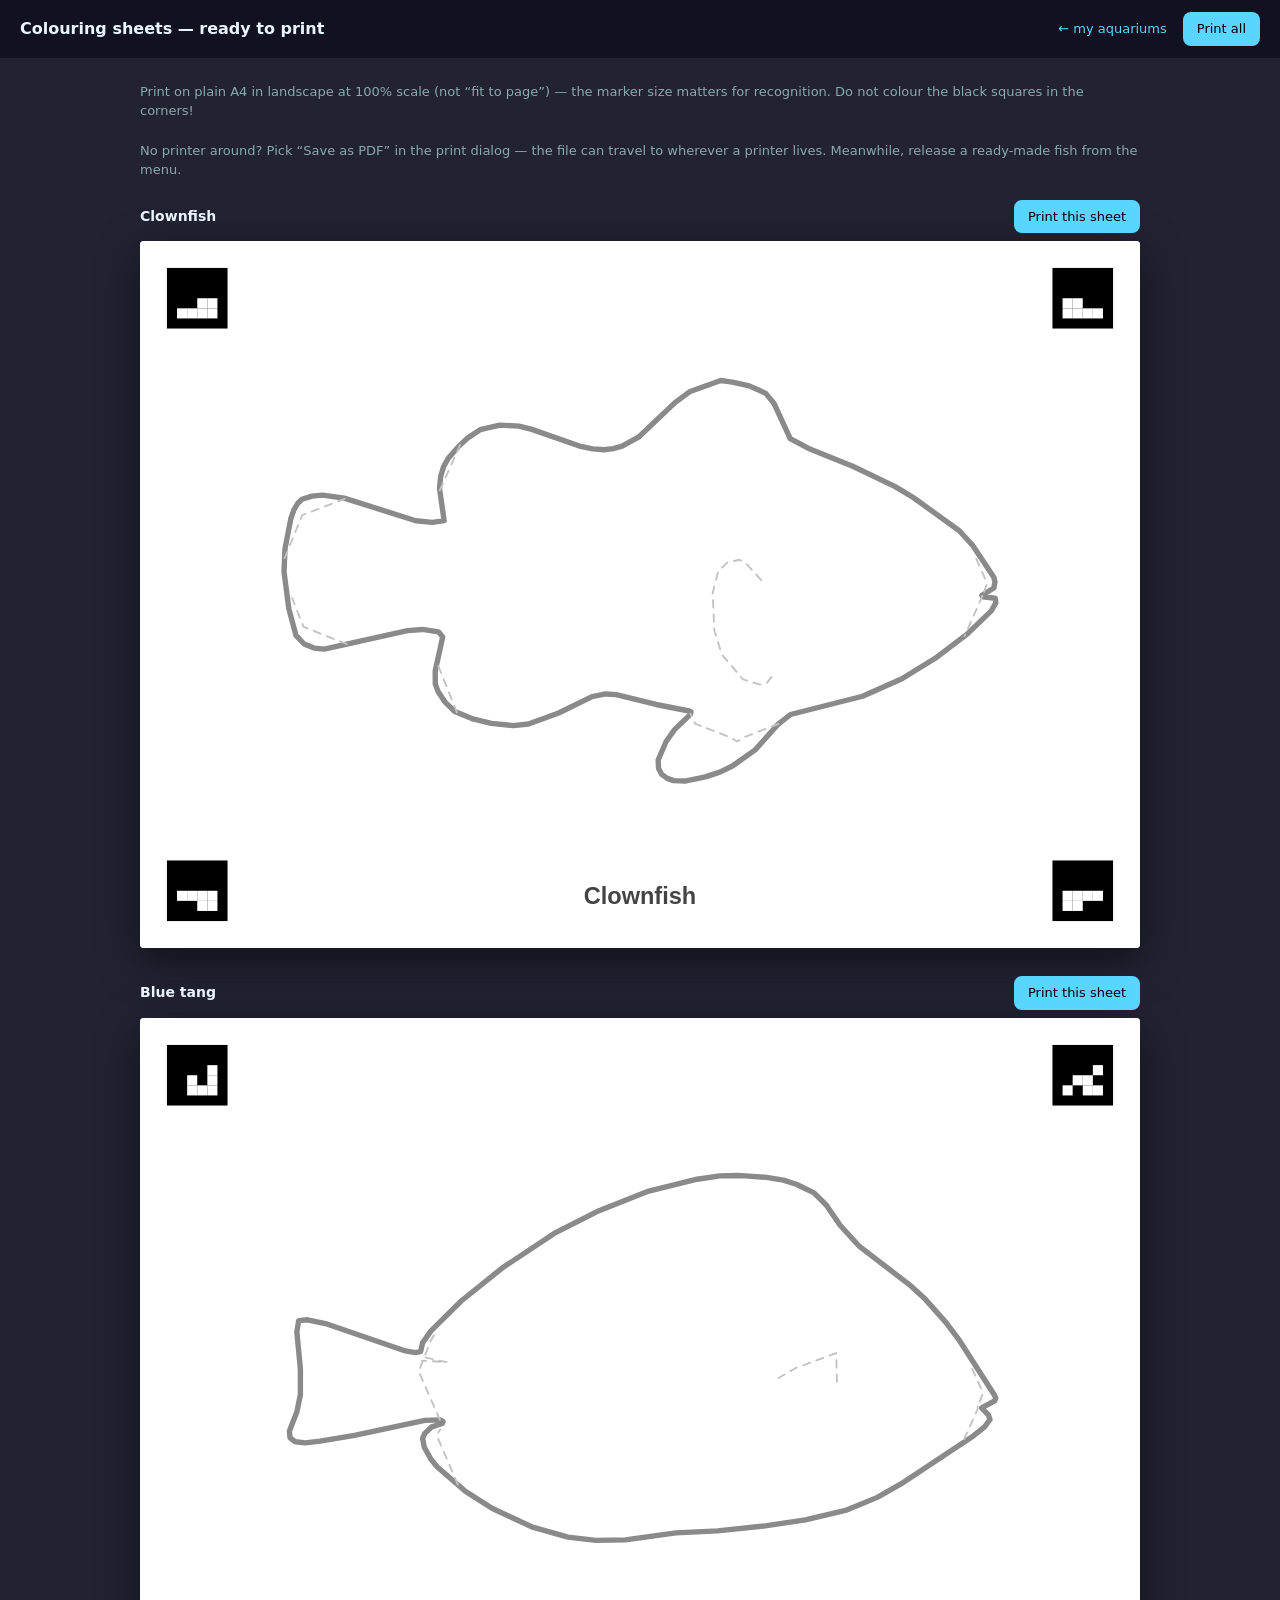
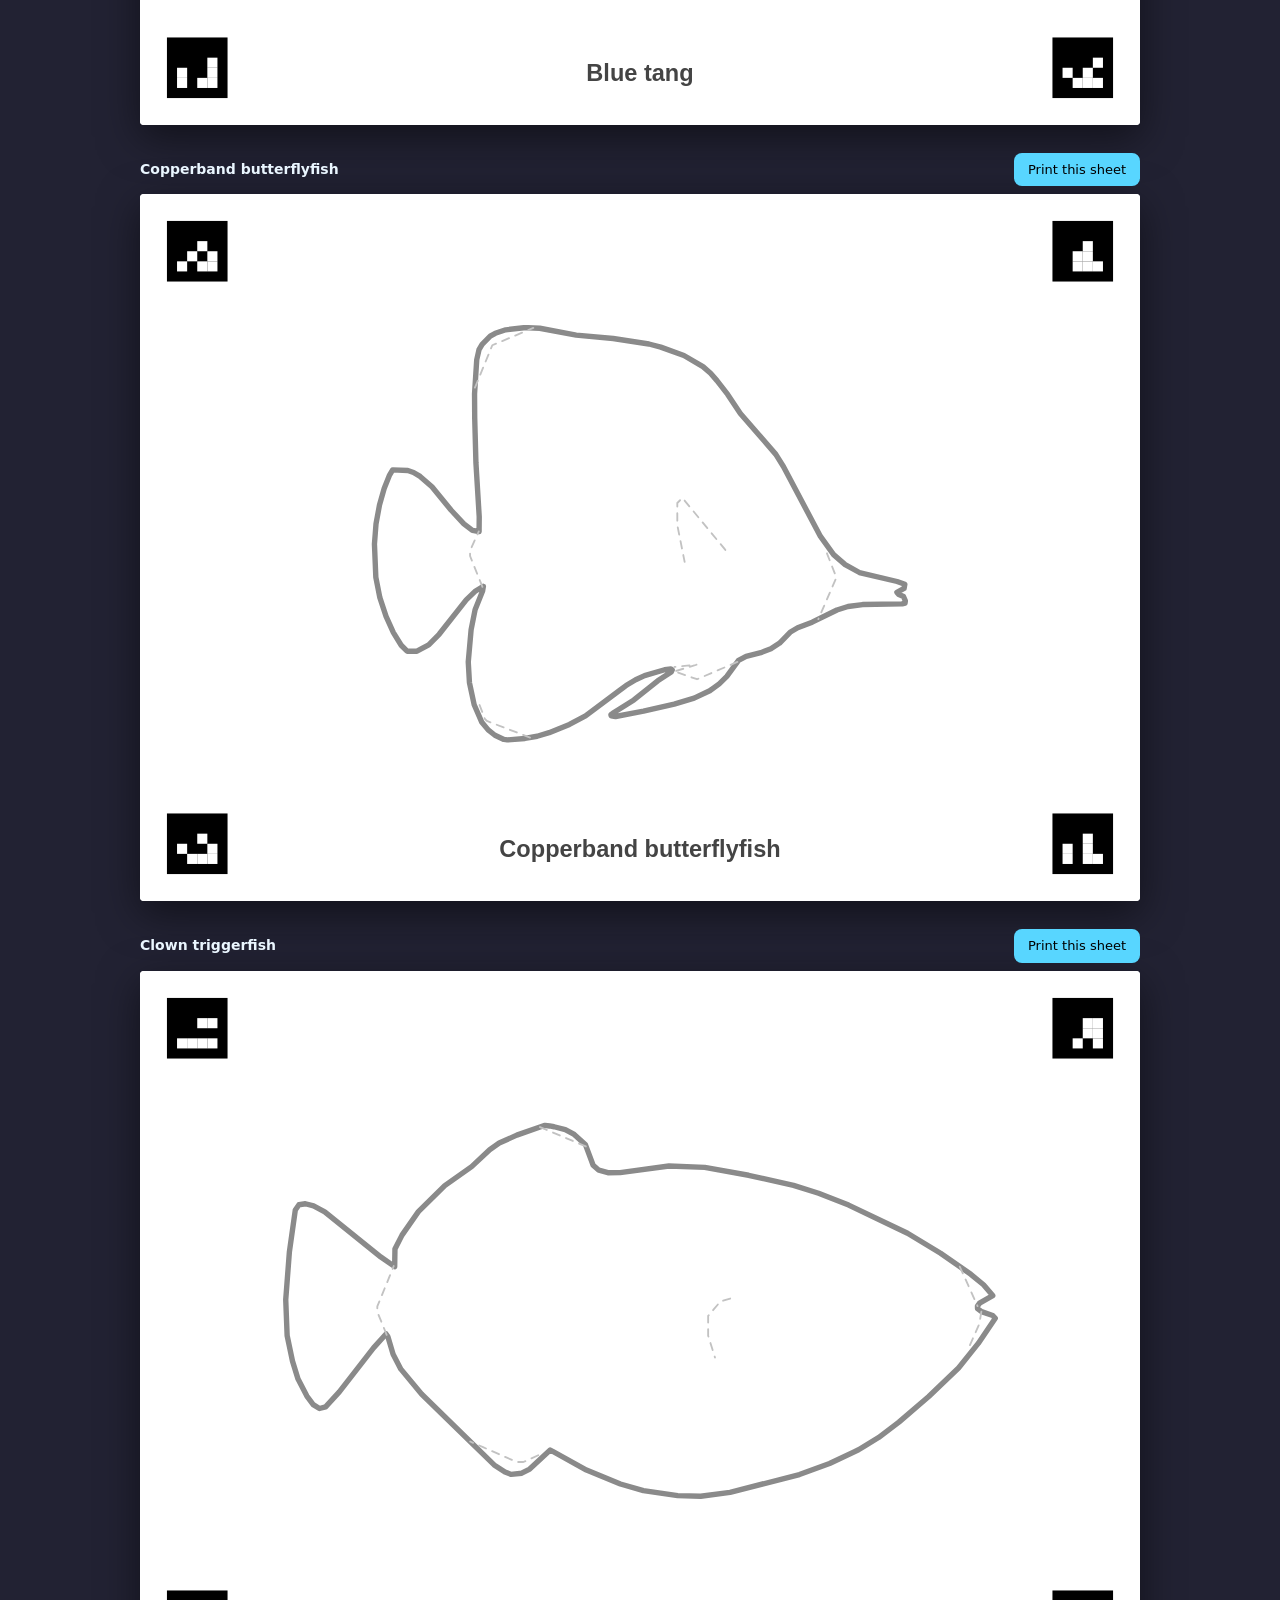
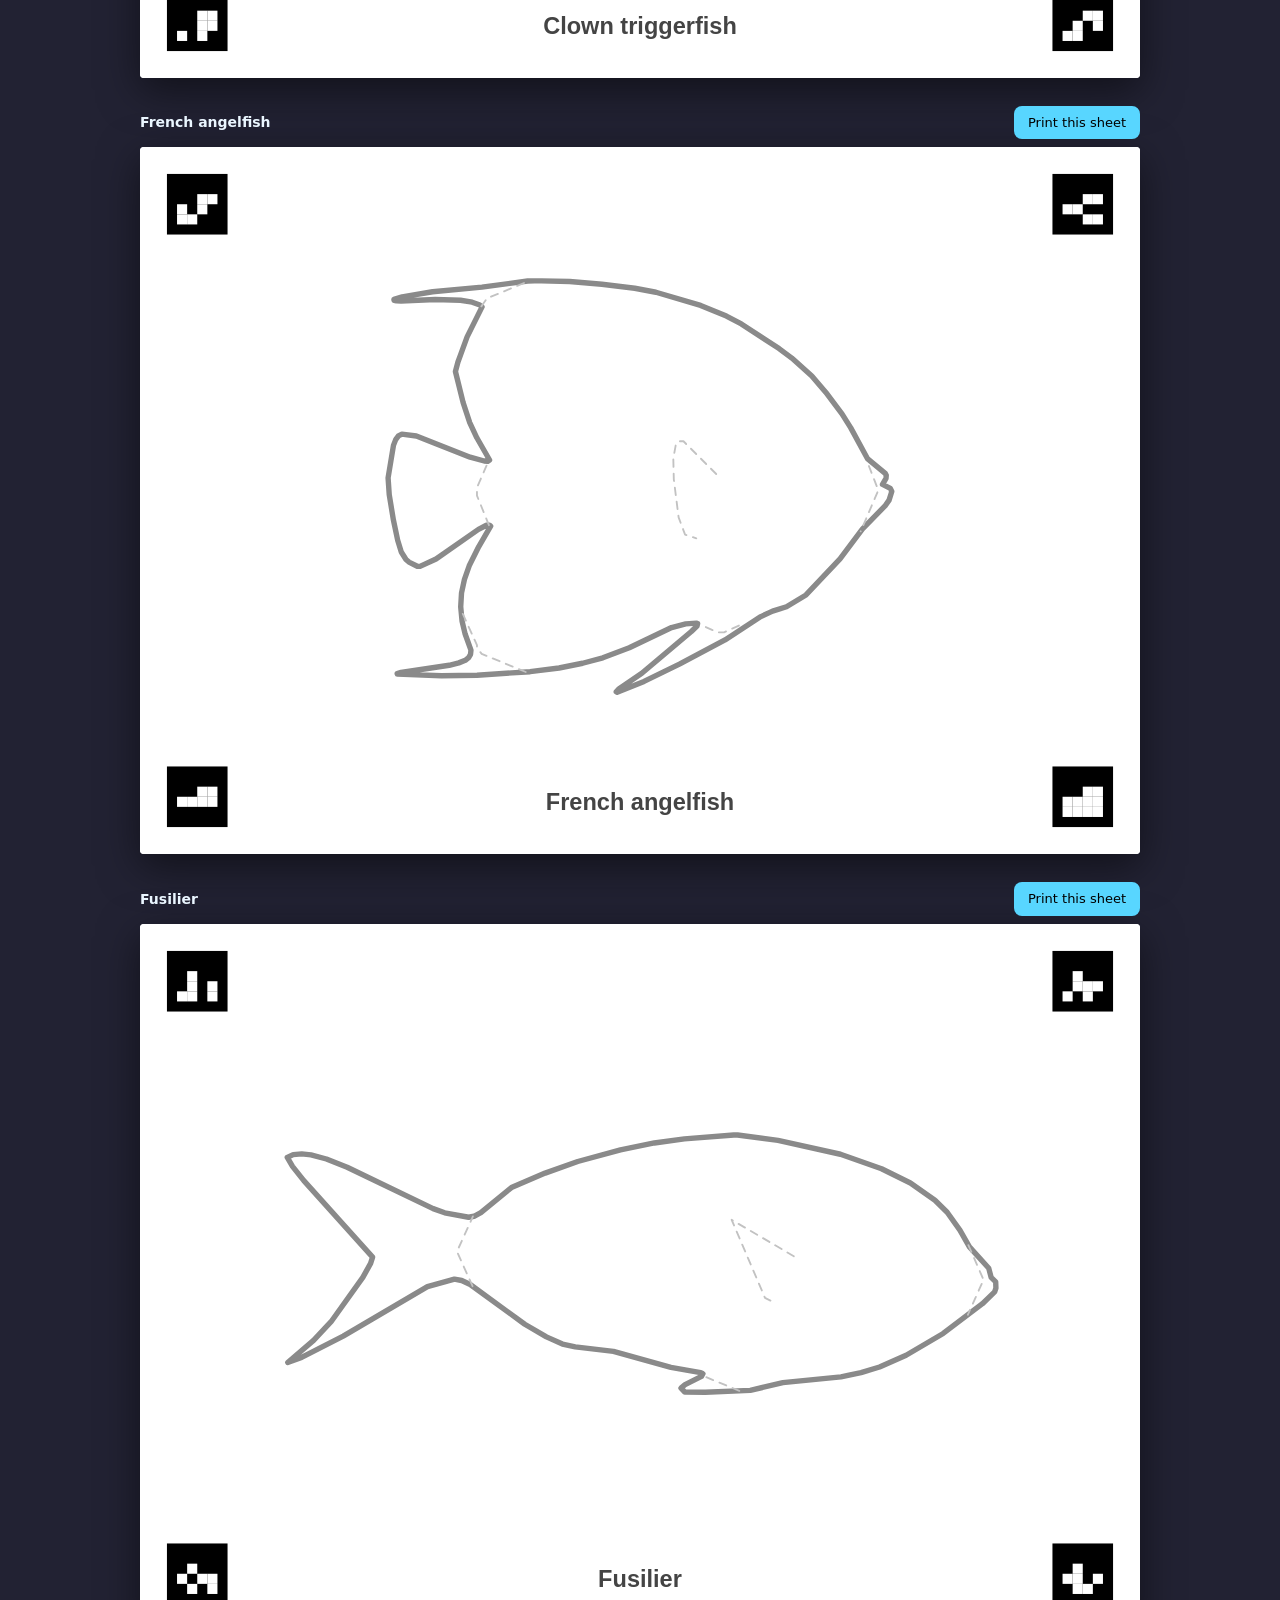
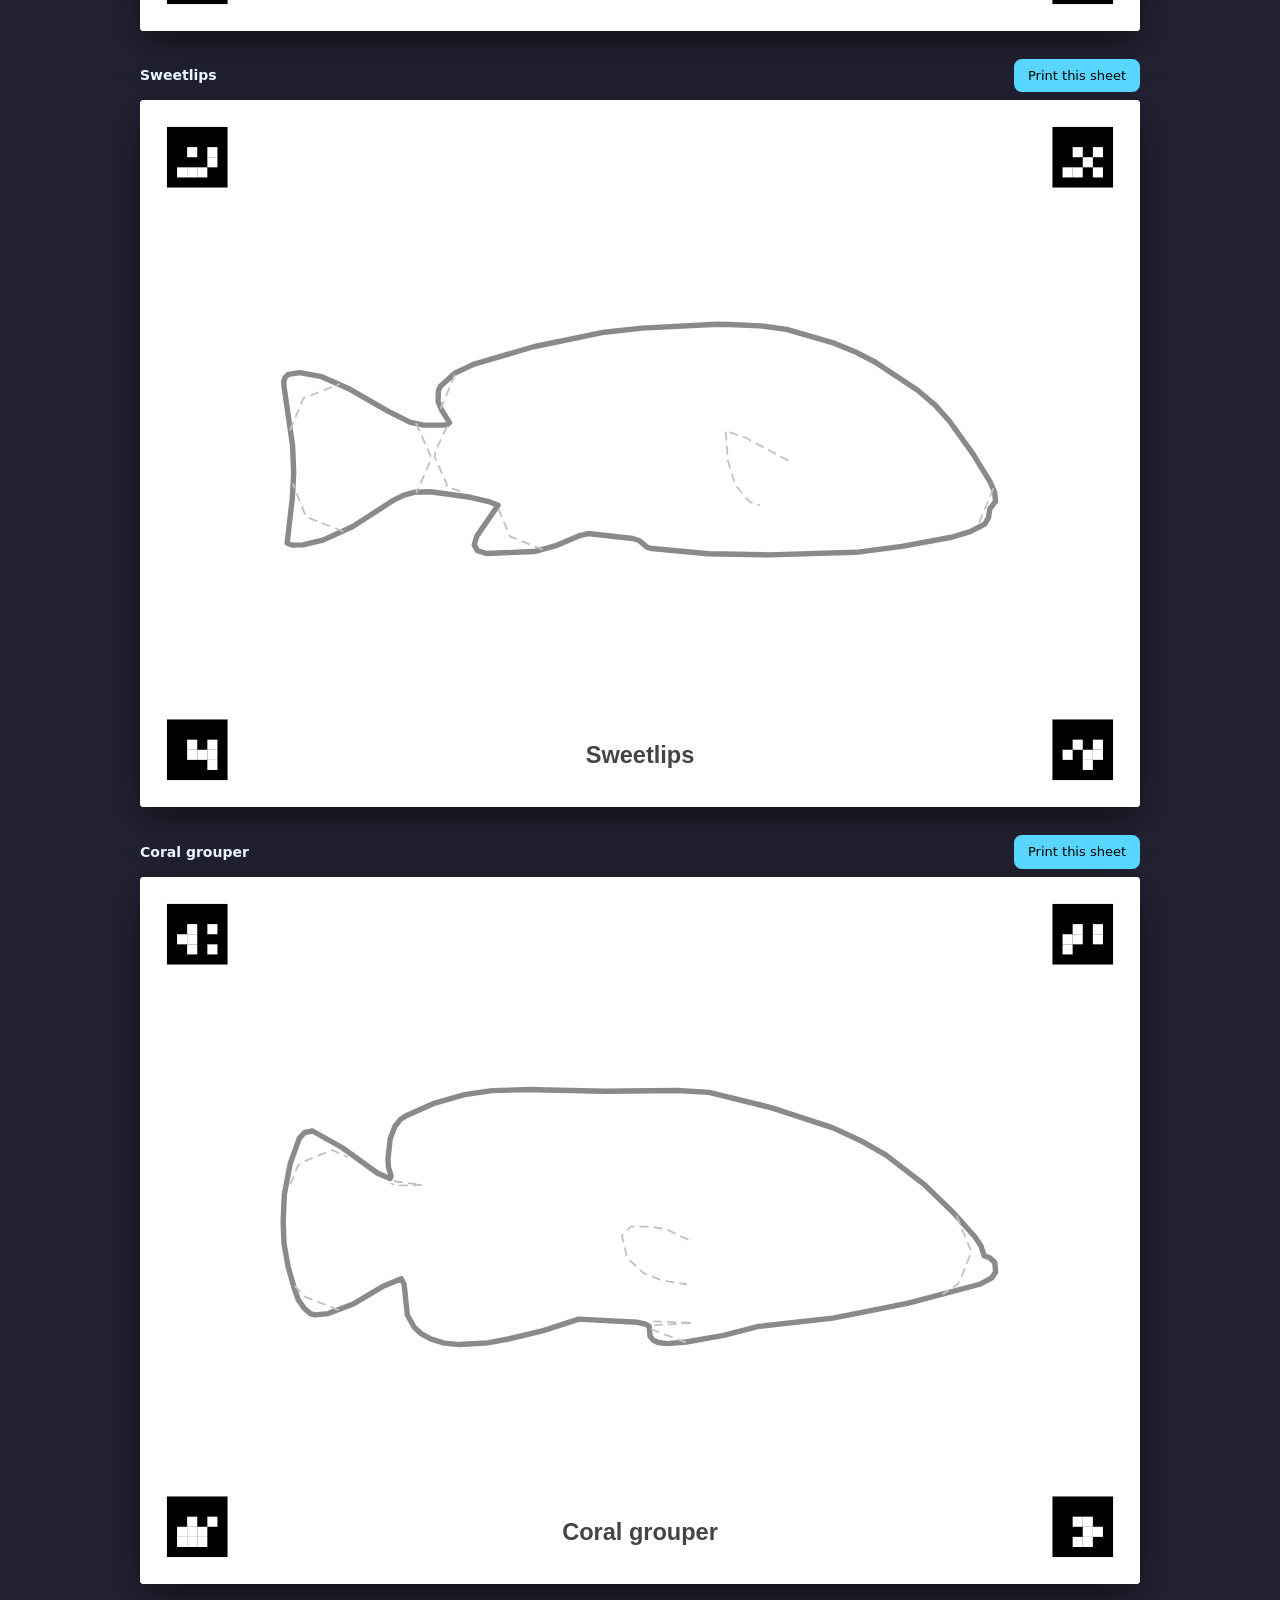
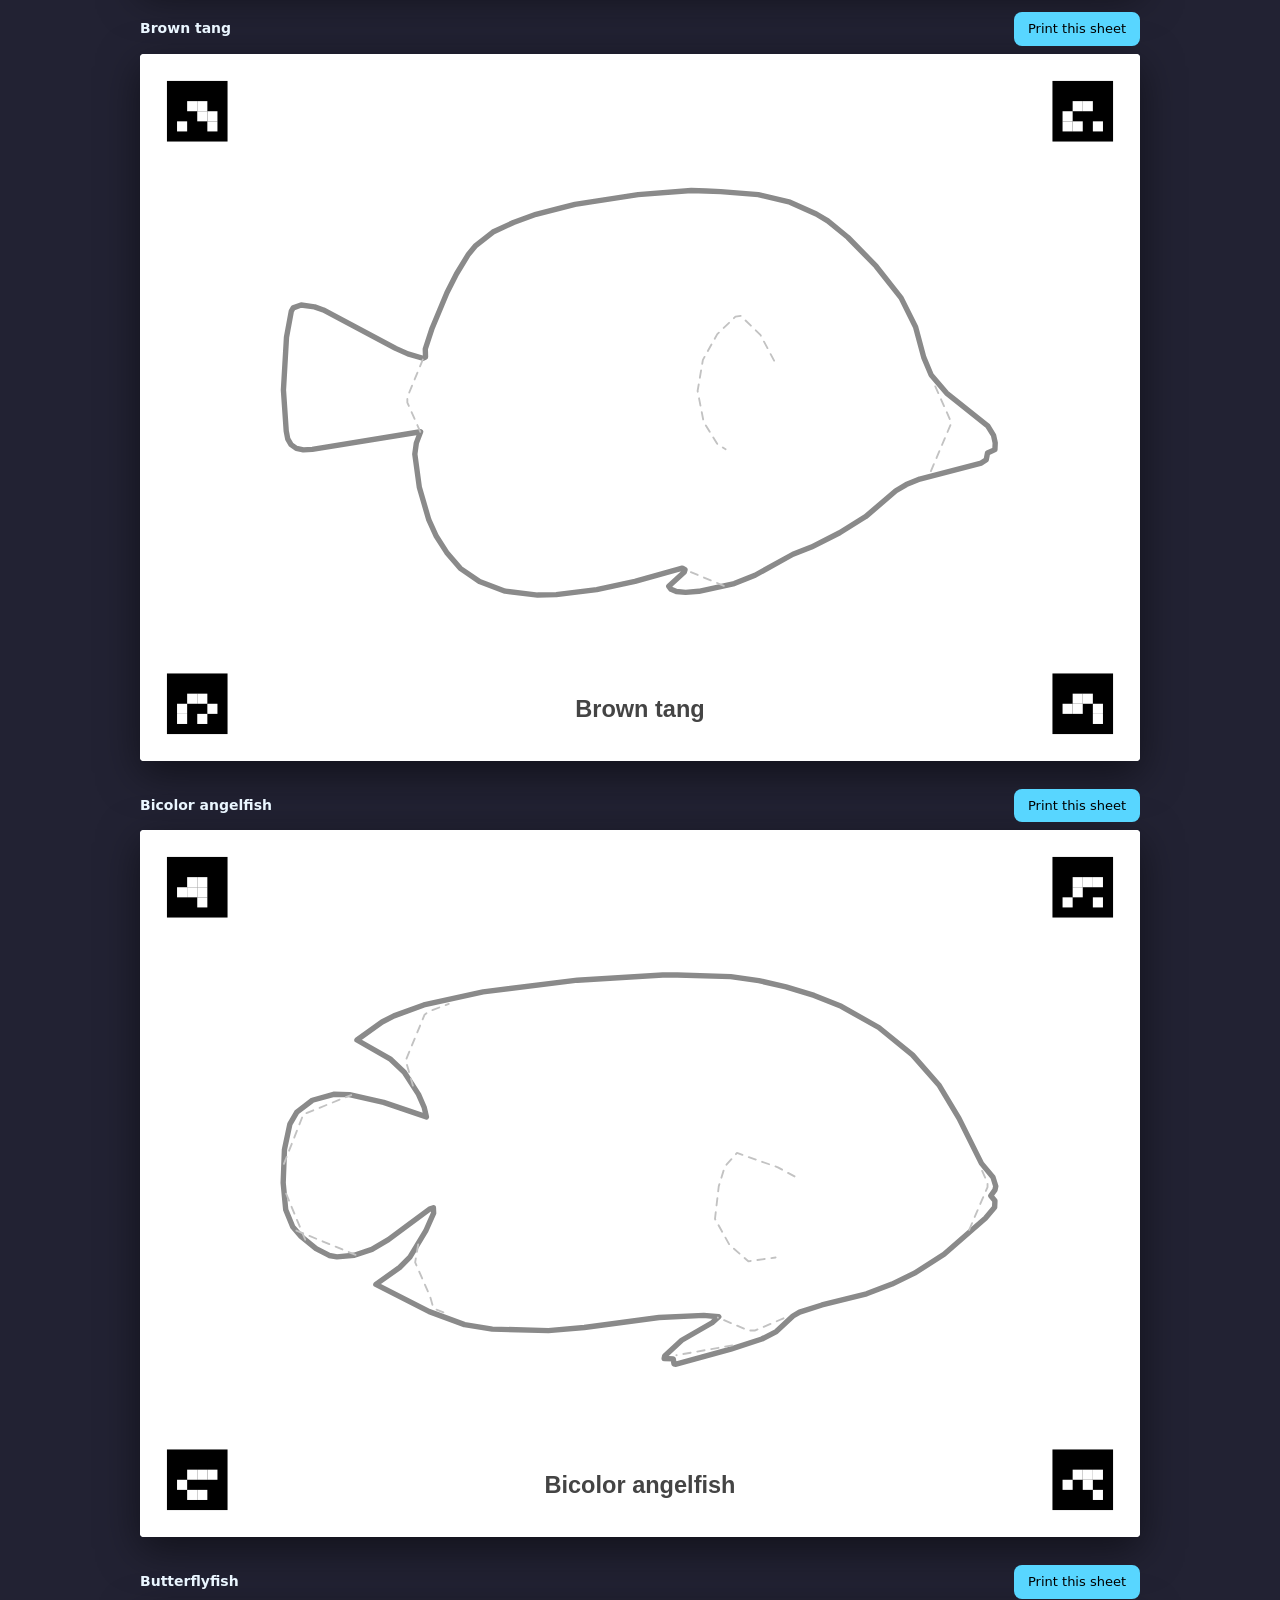
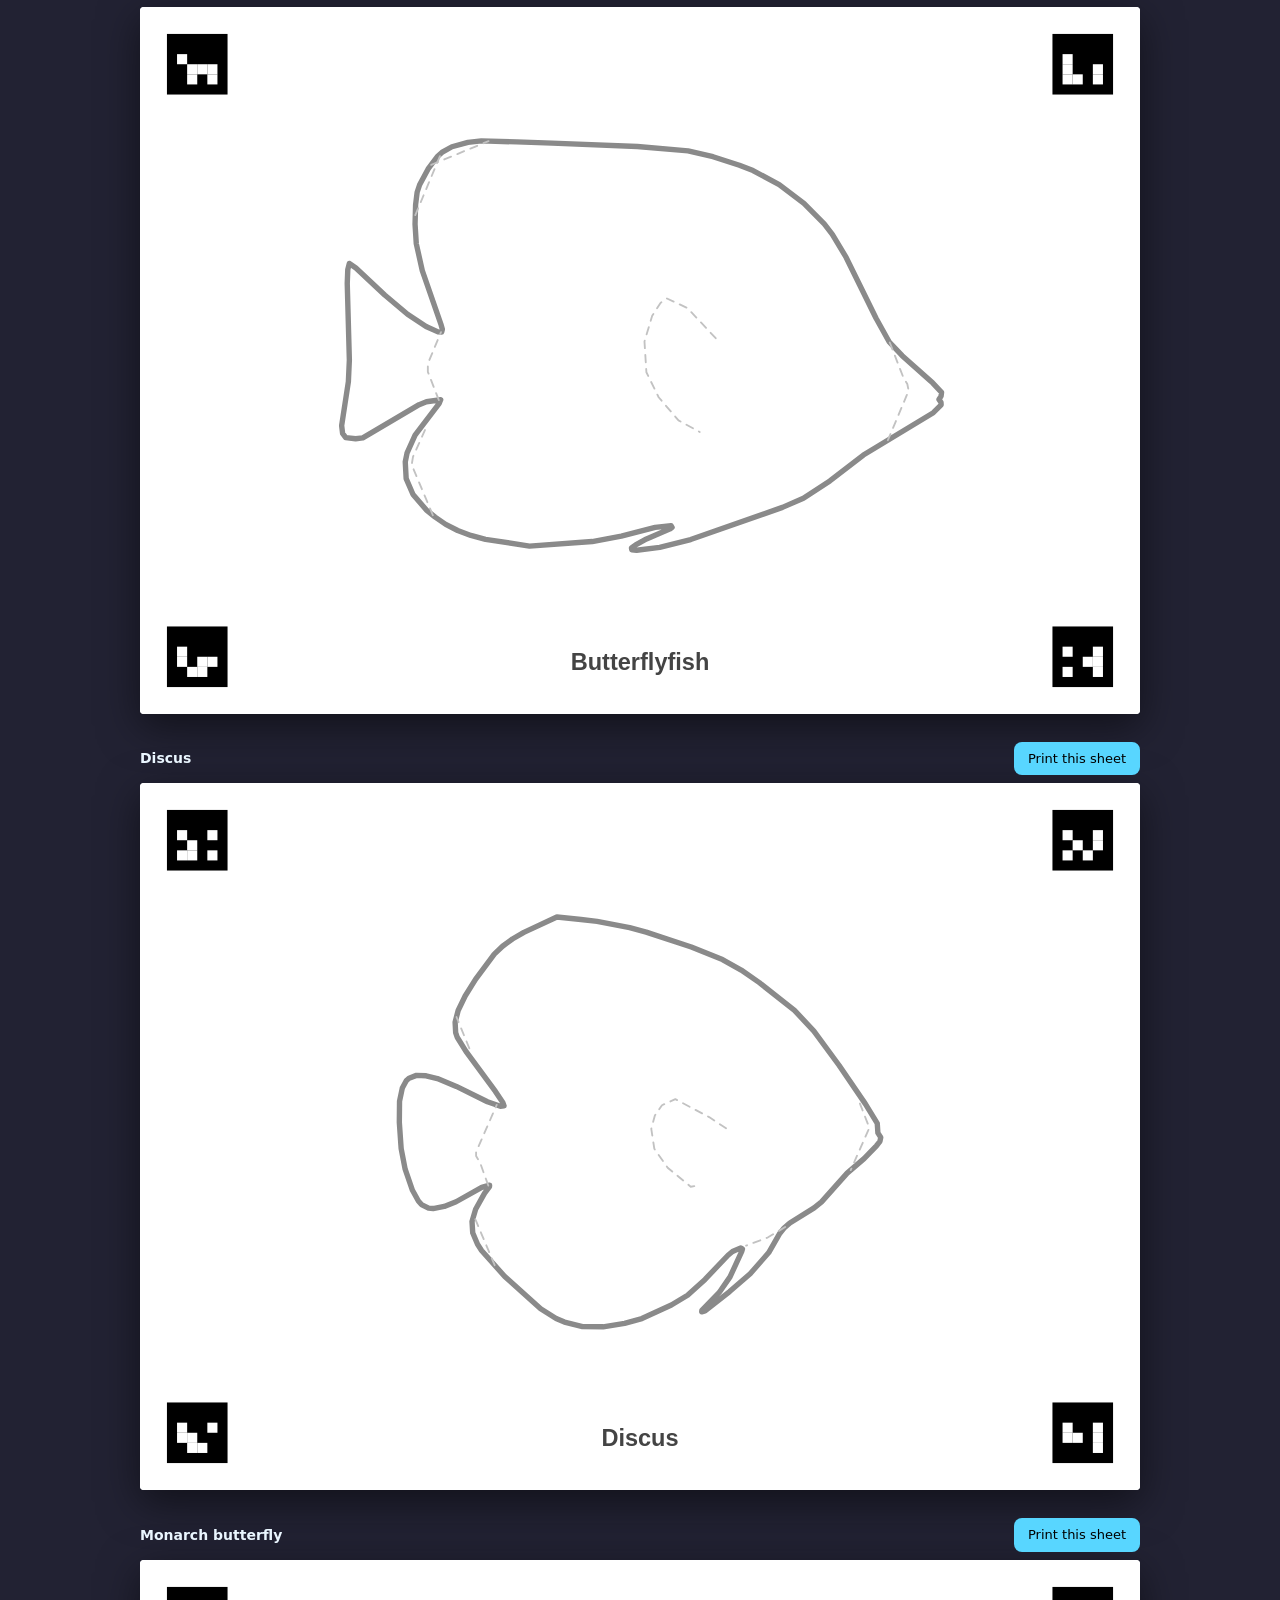
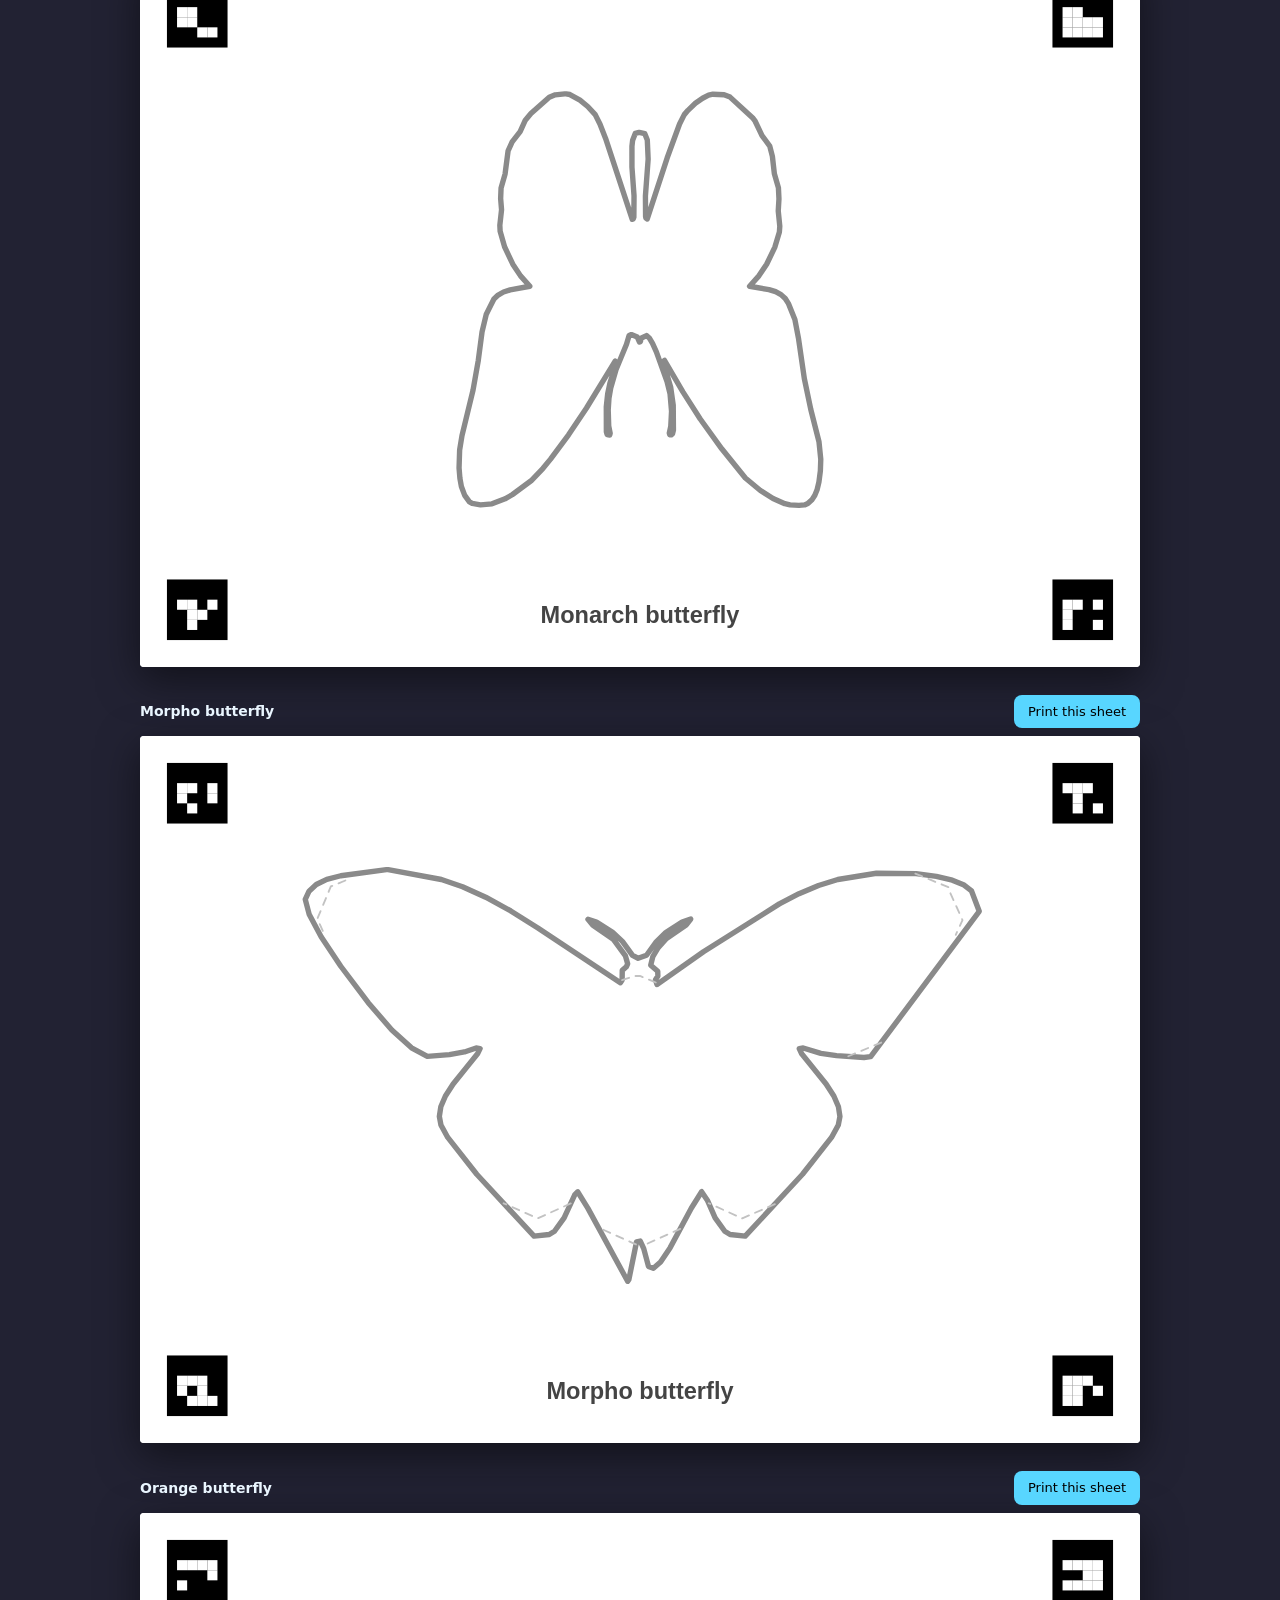
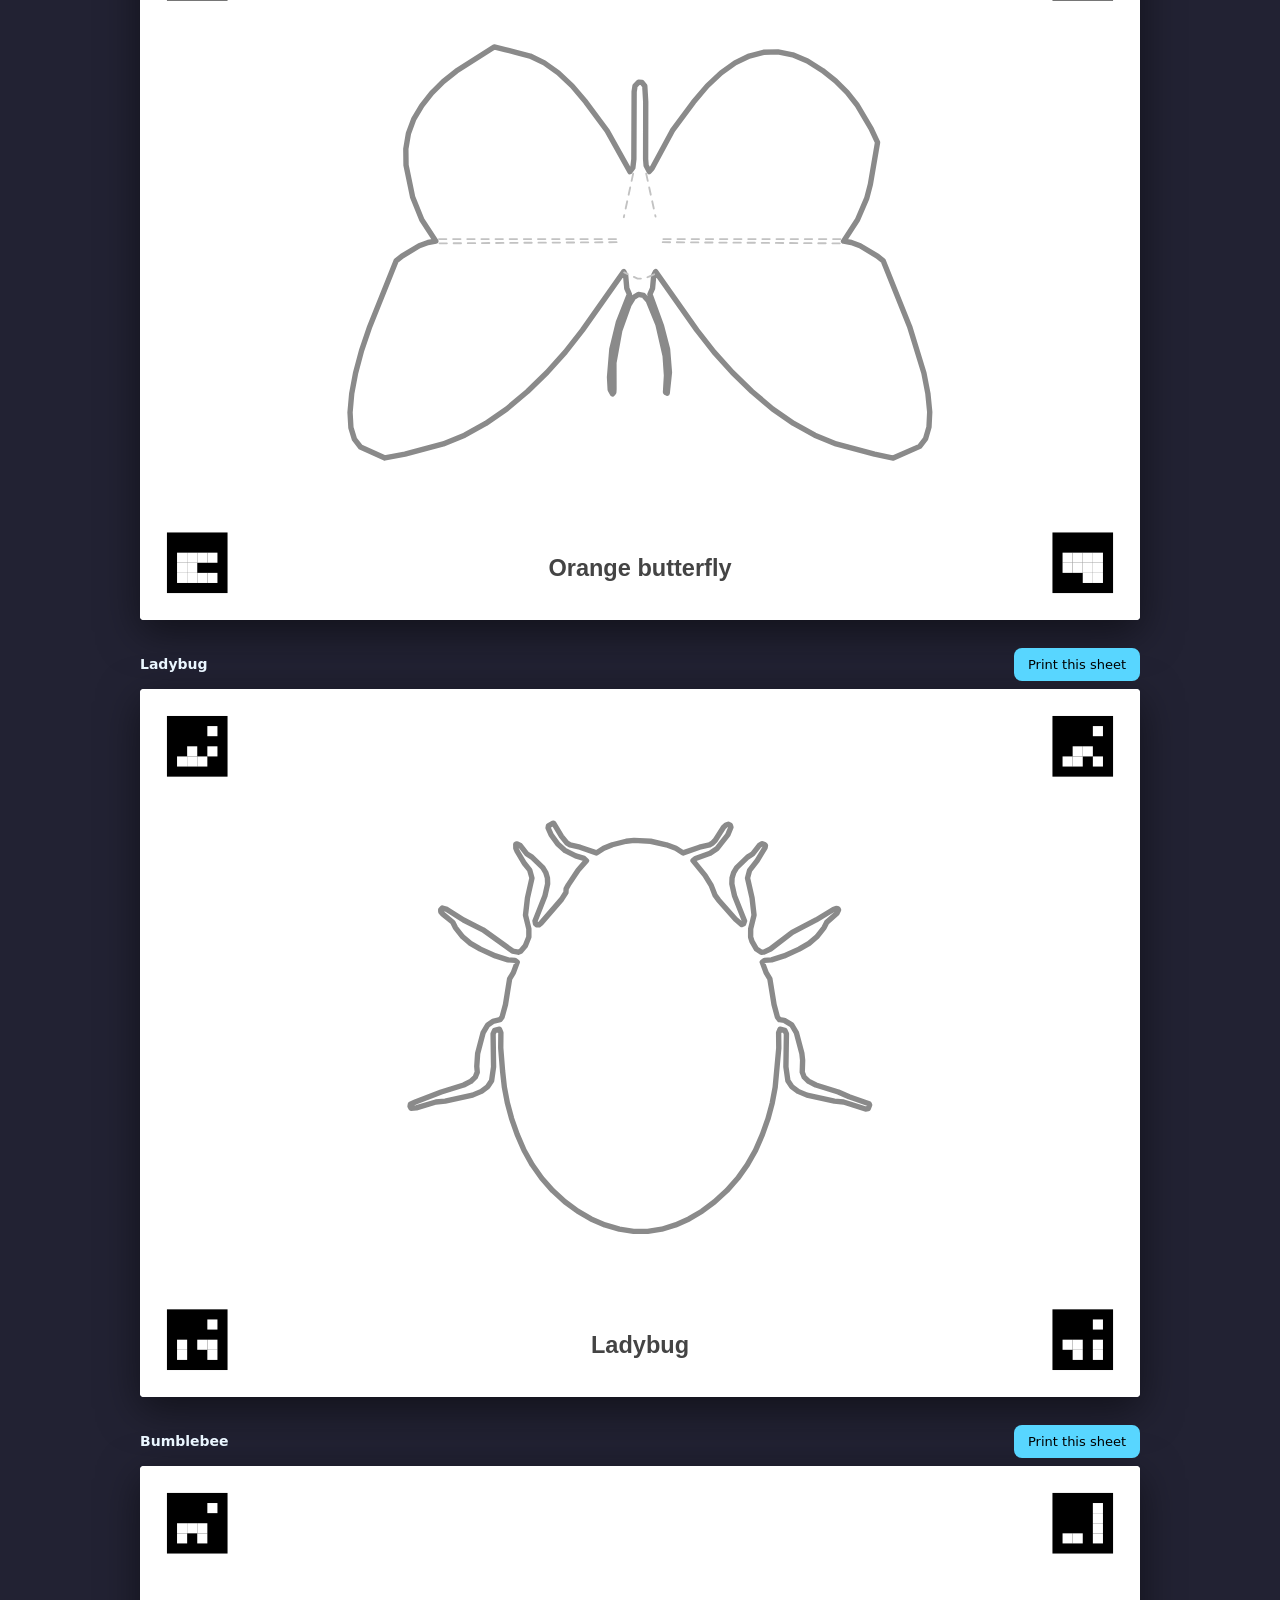
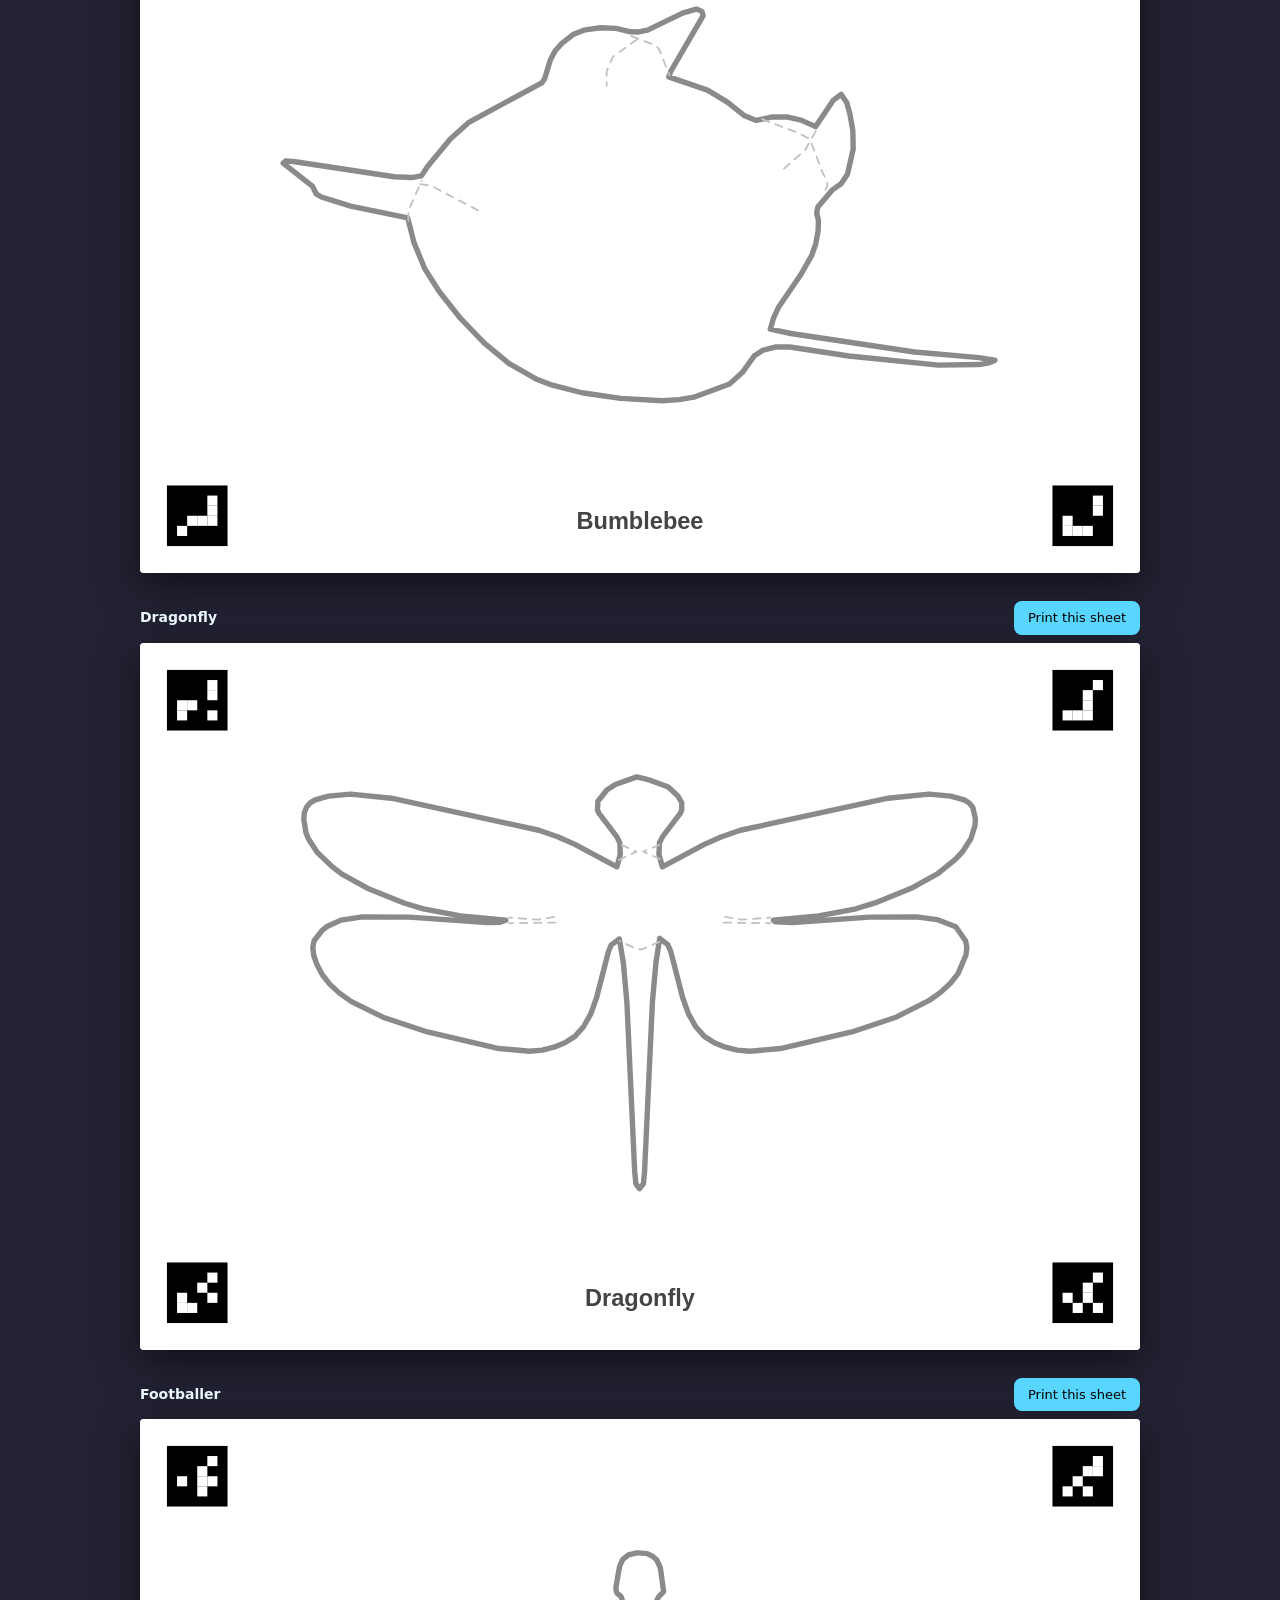
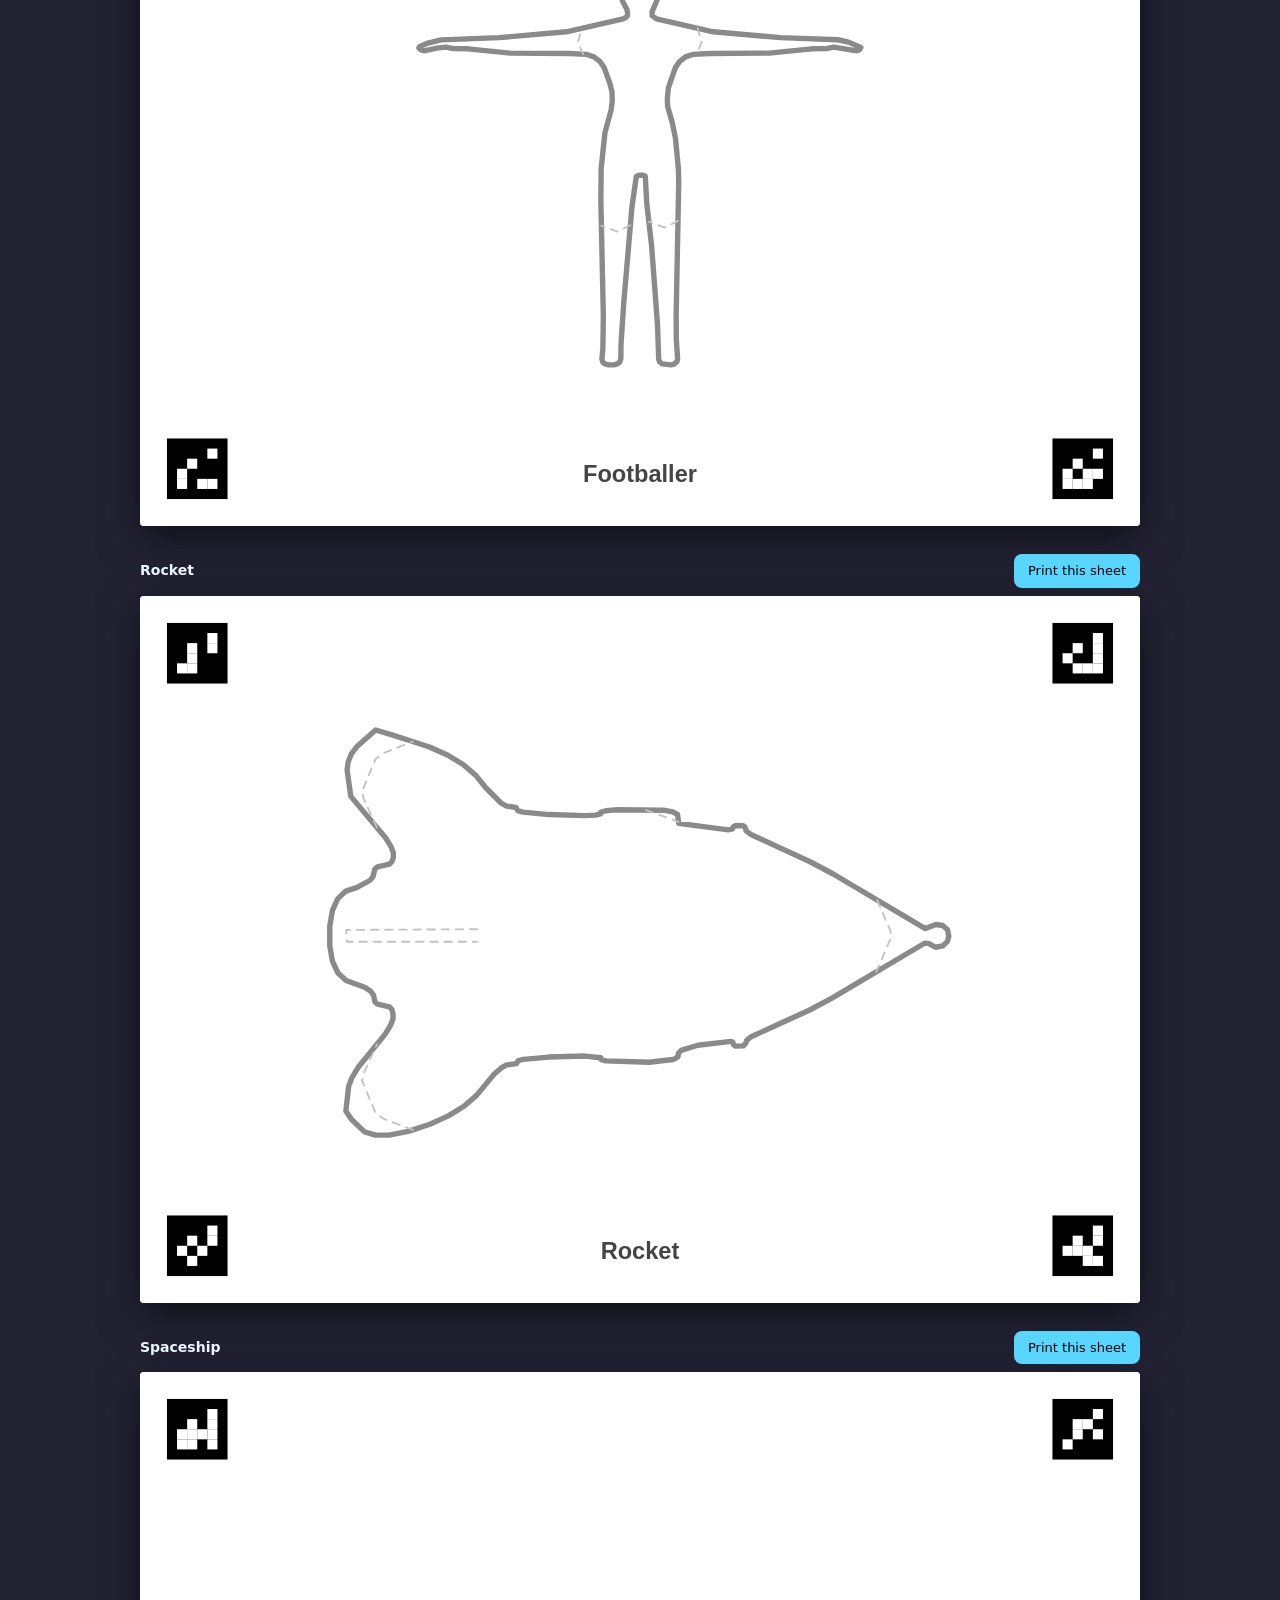
<file: print.html>
<!doctype html>
<html lang="ru">
<head>
<meta charset="utf-8">
<meta name="viewport" content="width=device-width, initial-scale=1">
<title data-t="print.title">Раскраски — печать шаблонов</title>
<style>
  body { margin: 0; background: #223; font: 14px/1.5 "Segoe UI", system-ui, sans-serif; }
  .top {
    position: sticky; top: 0; z-index: 2;
    display: flex; align-items: center; gap: 16px;
    padding: 12px 20px; background: #112; color: #eaf6ff;
  }
  .top h1 { font-size: 16px; margin: 0; flex: 1; }
  .top a { color: #58d6ff; text-decoration: none; font-size: 13px; }
  button {
    cursor: pointer; font: inherit; font-size: 13px;
    background: #58d6ff; border: 0; border-radius: 8px; padding: 7px 14px;
  }
  .wrap { max-width: 1000px; margin: 0 auto; padding: 24px 16px 60px; }
  .card { margin-bottom: 28px; }
  .bar {
    display: flex; align-items: center; justify-content: space-between;
    color: #eaf6ff; margin-bottom: 8px;
  }
  .sheet {
    display: block; width: 100%; background: #fff;
    box-shadow: 0 12px 40px rgba(0,0,0,.5); border-radius: 4px;
  }
  .note { color: #8aa; font-size: 13px; margin: 0 0 20px; }

  /* Внутри меню аквариума страница живёт как врезка: подложка и ссылка
     «мои аквариумы» там лишние, а кнопка печати нужна. */
  body.embed { background: none; }
  body.embed .top { position: static; background: none; padding: 4px 2px 0; }
  body.embed .top h1 { font-size: 15px; }
  body.embed .top a { display: none; }
  body.embed .wrap { padding: 14px 2px 6px; }
  body.embed .sheet { box-shadow: 0 8px 24px rgba(0,0,0,.4); }

  @media print {
    @page { size: A4 landscape; margin: 0; }

    /* Ноль отступов у всего, что оборачивает лист. Отступы врезки
       (body.embed) специфичнее обычных правил и в печать пролезали:
       лишние 14 px не влезали на страницу, лист сползал на следующую,
       и в стопке появлялись пустые. */
    html, body, body.embed { margin: 0; padding: 0; background: #fff; }
    .top, .bar, .note { display: none; }
    .wrap, body.embed .wrap { max-width: none; margin: 0; padding: 0; }

    /* Разрыв ставим ПЕРЕД каждым листом, кроме первого. Разрыв «после»
       срабатывал и на последнем — отсюда пустая страница в конце. */
    .card { margin: 0; break-inside: avoid; page-break-inside: avoid; }
    .card + .card { break-before: page; page-break-before: always; }

    /* Размер — от самой страницы, а не в миллиметрах: при полях 0 браузер
       округляет мм по-своему, лист получался на волос выше страницы и
       выталкивал за собой пустую. */
    .sheet {
      width: 100vw; height: 100vh; object-fit: contain;
      box-shadow: none; border-radius: 0; background: #fff;
    }

    /* Печать одного листа: остальные не просто скрыты — с них снят и разрыв,
       иначе перед единственным листом оставалась пустая страница. */
    body.one .card { display: none; break-before: auto; page-break-before: auto; }
    body.one .card.target { display: block; }
  }
</style>
</head>
<body>
<div class="top">
  <h1 data-t="print.title"></h1>
  <a href="/" data-t="print.home"></a>
  <button onclick="document.body.classList.remove('one'); print()" data-t="print.all"></button>
</div>
<div class="wrap">
  <p class="note" data-t="print.note"></p>
  <p class="note" data-t="print.note2"></p>

  <div id="list"></div>
</div>
<script src="/assets/i18n.js"></script>
<script>
// Врезка в меню аквариума: своя подложка не нужна, а высоту надо сообщать
// наружу — карточка меню сама её не угадает.
var EMBED = new URLSearchParams(location.search).has('embed');
if (EMBED) document.body.classList.add('embed');

// Открытое окно подтверждения бывает выше содержимого страницы — тогда
// врезке нужна его высота, иначе окно срежется по краям.
function frameHeight() {
  return Math.max(document.body.scrollHeight,
    (window.Modal && Modal.height && Modal.height()) || 0);
}

if (EMBED && window.parent !== window) {
  var tellHeight = function () {
    try {
      window.parent.postMessage({ aqua: 'height', height: frameHeight() }, location.origin);
    } catch (e) { /* не критично */ }
  };
  if (window.ResizeObserver) new ResizeObserver(tellHeight).observe(document.body);
  addEventListener('load', tellHeight);
  tellHeight();
}

// Список листов строим из манифеста: он и так единственный источник правды о
// том, какие виды в игре — дублировать его разметкой значит однажды напечатать
// лист, который капчур уже не узнаёт.
function printOne(name) {
  document.body.classList.add('one');
  document.querySelectorAll('.card').forEach(function (c) {
    c.classList.toggle('target', c.dataset.fish === name);
  });
  print();
}

// Лист у каждого вида свой на каждый язык — подпись под рыбой печатается
// на том же языке, что и страница. Метки в углах во всех версиях одни и те
// же, так что распознаётся любой распечатанный лист.
function sheetOf(f) {
  return '/' + ((f.sheets && f.sheets[I18N.lang]) || f.svg).replace(/^\//, '');
}

function titleOf(f) {
  return (f.titles && (f.titles[I18N.lang] || f.titles.ru)) || f.title;
}

// ?world=garden|football|aquarium — листы одного мира: меню сцены передаёт
// свой мир, чтобы в саду не печатали рыб. Без параметра — все листы подряд.
var WORLD = new URLSearchParams(location.search).get('world');

fetch('/assets/coloring/manifest.json')
  .then(function (r) { return r.json(); })
  .then(function (m) {
    var list = document.getElementById('list');
    var fish = m.fish.filter(function (f) {
      return !WORLD || (f.world || 'aquarium') === WORLD;
    });
    fish.forEach(function (f) {
      var card = document.createElement('div');
      card.className = 'card';
      card.dataset.fish = f.name;

      var bar = document.createElement('div');
      bar.className = 'bar';
      var b = document.createElement('b');
      var btn = document.createElement('button');
      btn.setAttribute('data-t', 'print.one');
      btn.textContent = I18N.t('print.one');
      btn.onclick = function () { printOne(f.name); };
      bar.appendChild(b);
      bar.appendChild(btn);

      var img = document.createElement('img');
      img.className = 'sheet';
      img.loading = 'lazy';

      var retitle = function () {
        b.textContent = img.alt = titleOf(f);
        img.src = sheetOf(f);
      };
      retitle();
      addEventListener('aqua:lang', retitle);

      card.appendChild(bar);
      card.appendChild(img);
      list.appendChild(card);
    });
  })
  .catch(function () {
    document.getElementById('list').textContent = I18N.t('print.nomanifest');
  });
</script>
</body>
</html>
</file>
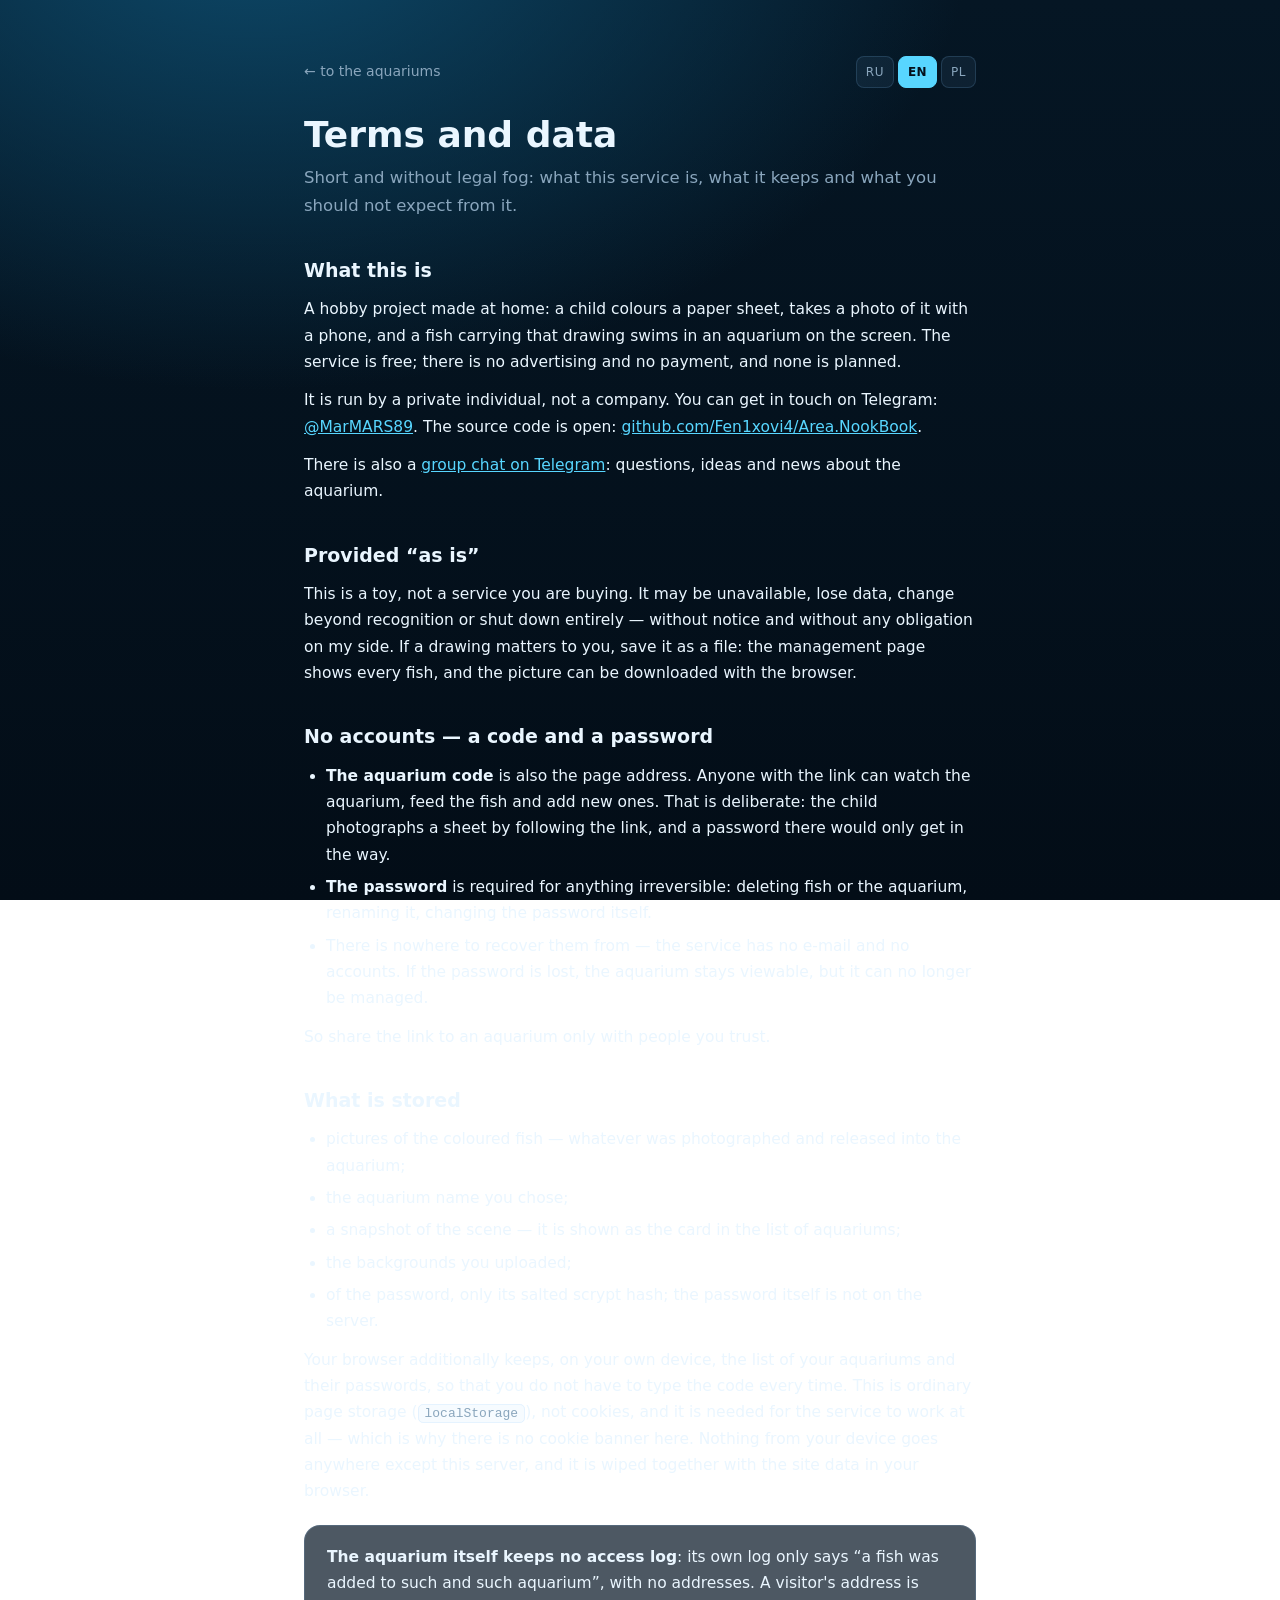
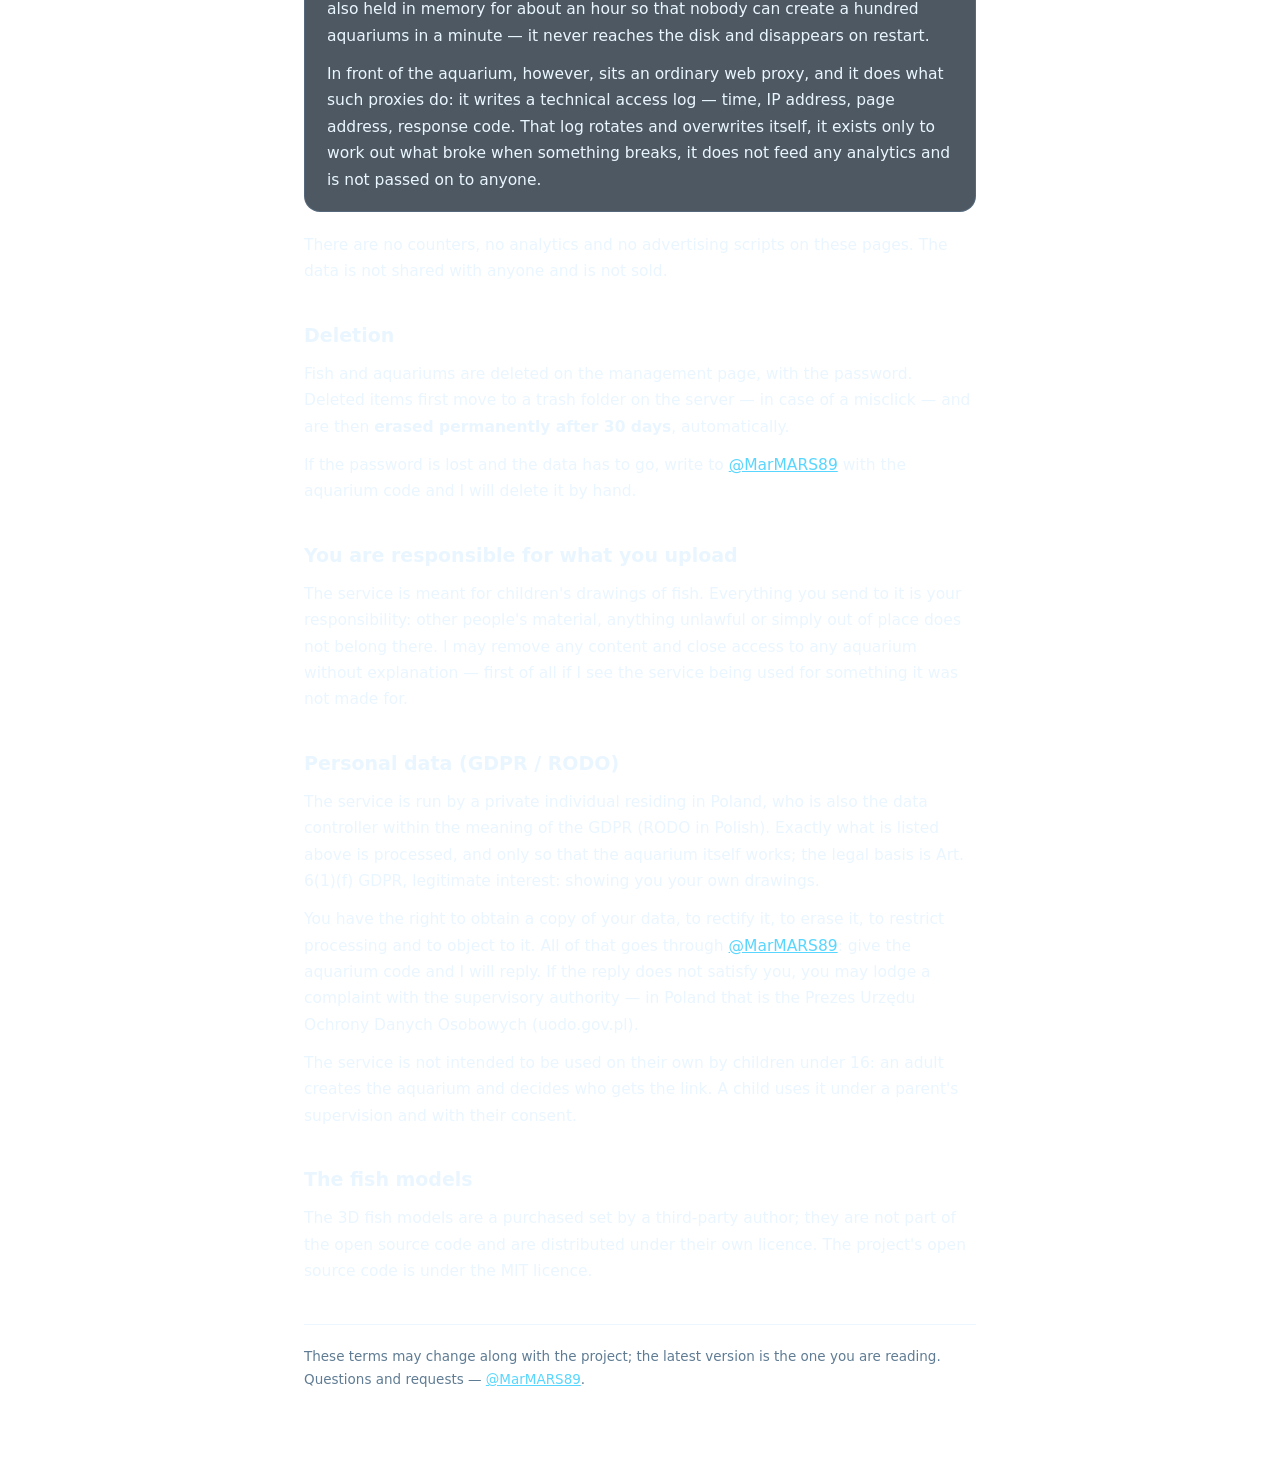
<file: terms.html>
<!doctype html>
<html lang="ru">
<head>
<meta charset="utf-8">
<meta name="viewport" content="width=device-width, initial-scale=1">
<title>Правила и данные — Аквариум с раскрасками</title>
<style>
  :root {
    --ink: #eaf6ff;
    --muted: #8aa6bd;
    --dim: #5f7c94;
    --card: rgba(9, 24, 40, 0.72);
    --line: rgba(140, 200, 255, 0.16);
    --accent: #58d6ff;
  }
  * { box-sizing: border-box; }
  html, body { margin: 0; }
  body {
    min-height: 100vh;
    background:
      radial-gradient(1200px 800px at 20% -10%, #0d4a6b 0%, transparent 60%),
      linear-gradient(180deg, #051624 0%, #030d17 100%);
    background-attachment: fixed;
    color: var(--ink);
    font: 15.5px/1.7 "Segoe UI", system-ui, -apple-system, sans-serif;
  }
  .wrap { max-width: 720px; margin: 0 auto; padding: 56px 24px 80px; }
  a { color: var(--accent); }
  h1 { font-size: clamp(26px, 4vw, 36px); line-height: 1.15; margin: 0 0 8px; font-weight: 650; }
  h2 { font-size: 19px; margin: 34px 0 10px; font-weight: 620; }
  p { margin: 0 0 12px; }
  .lead { color: var(--muted); font-size: 16.5px; margin-bottom: 28px; }
  .back { display: inline-block; color: var(--muted); text-decoration: none; font-size: 14px; }
  .back:hover { color: var(--accent); }
  ul { margin: 0 0 12px; padding-left: 22px; }
  li { margin-bottom: 6px; }
  .card {
    background: var(--card); border: 1px solid var(--line); border-radius: 16px;
    padding: 18px 22px; margin: 20px 0;
  }
  .card p:last-child { margin-bottom: 0; }
  footer { margin-top: 40px; padding-top: 20px; border-top: 1px solid var(--line); color: var(--dim); font-size: 13.5px; }
  code {
    background: rgba(140,200,255,.08); border: 1px solid var(--line);
    border-radius: 5px; padding: 1px 6px; color: var(--muted);
    font-family: ui-monospace, Consolas, monospace; font-size: 13px;
  }

  /* Шапка: слева выход к аквариумам, справа переключатель языка. */
  .head { display: flex; align-items: center; gap: 12px; margin-bottom: 26px; }
  .head .sp { flex: 1; }
  .langpick { display: inline-flex; gap: 4px; }
  .langpick button {
    cursor: pointer; font: inherit; font-size: 12px; letter-spacing: .04em;
    color: var(--muted); background: rgba(140, 200, 255, .07);
    border: 1px solid var(--line); border-radius: 8px; padding: 5px 9px;
  }
  .langpick button:hover { color: var(--ink); background: rgba(140, 200, 255, .15); }
  .langpick button[aria-pressed="true"] { color: #04101c; background: var(--accent); border-color: var(--accent); font-weight: 600; }

  /* Текст правил — не в общем словаре: он длинный, нужен на одной странице
     и читается целиком, а не по фразе. Три версии лежат рядом, видна одна. */
  .doc[hidden] { display: none; }
</style>
</head>
<body>
<div class="wrap">

  <div class="head">
    <a class="back" href="/" data-t="terms.back">← к аквариумам</a>
    <span class="sp"></span>
    <span id="lang"></span>
  </div>

  <div class="doc" data-doc="ru">
  <h1>Правила и данные</h1>
  <p class="lead">Коротко и без юридического тумана: что это за сервис, что он хранит
  и чего от него не стоит ждать.</p>

  <h2>Что это</h2>
  <p>Любительский домашний проект: ребёнок раскрашивает бумажный лист, фотографирует
  его телефоном, и рыбка с его рисунком плавает в аквариуме на экране. Сервис
  бесплатный, никакой рекламы и оплаты в нём нет и не планируется.</p>
  <p>Держит его частное лицо — не компания. Связаться можно в телеграме:
  <a href="https://t.me/MarMARS89">@MarMARS89</a>. Исходный код открыт:
  <a href="https://github.com/Fen1xovi4/Area.NookBook">github.com/Fen1xovi4/Area.NookBook</a>.</p>
  <p>Есть и <a href="https://t.me/areaNookBook">общий чат проекта</a> в телеграме:
  вопросы, идеи и новости про аквариум.</p>

  <h2>Работает «как есть»</h2>
  <p>Это игрушка, а не услуга. Она может быть недоступна, потерять данные,
  измениться до неузнаваемости или закрыться совсем — без предупреждения
  и без обязательств с моей стороны. Если рисунок дорог, сохраните его файлом
  у себя: страница управления показывает каждую рыбку, картинку можно скачать
  средствами браузера.</p>

  <h2>Аккаунтов нет, есть код и пароль</h2>
  <ul>
    <li><b>Код аквариума</b> — он же адрес страницы. У кого есть ссылка, тот может
      смотреть аквариум, кормить рыбок и добавлять новых. Это сделано нарочно:
      ребёнок снимает лист телефоном по ссылке, и пароль там был бы преградой.</li>
    <li><b>Пароль</b> нужен на необратимое: удалить рыбок или аквариум,
      переименовать его, сменить сам пароль.</li>
    <li>Восстановить их негде — почты и аккаунта у сервиса нет. Потеряли пароль —
      аквариум останется доступен для просмотра, но управлять им уже не выйдет.</li>
  </ul>
  <p>Значит, ссылку на аквариум стоит давать только тем, кому доверяете.</p>

  <h2>Что хранится</h2>
  <ul>
    <li>картинки раскрашенных рыбок — то, что сняли камерой и выпустили в аквариум;</li>
    <li>название аквариума, которое вы придумали;</li>
    <li>снимок сцены — он показывается карточкой в списке аквариумов;</li>
    <li>загруженные вами фоны;</li>
    <li>от пароля — только его scrypt-хеш с солью, самого пароля на сервере нет.</li>
  </ul>
  <p>В браузере, на вашем устройстве, дополнительно лежат список ваших аквариумов
  и их пароли — чтобы не вводить код каждый раз. Это обычное хранилище страницы
  (<code>localStorage</code>), не cookie, и оно нужно для работы самого сервиса,
  поэтому баннера про cookie тут нет. Данные с устройства не уходят никуда,
  кроме этого сервера, и чистятся вместе с данными сайта в браузере.</p>

  <div class="card">
    <p><b>Сам аквариум журнала обращений не ведёт</b>: в его лог попадает только
    «в такой-то аквариум добавлена рыбка», без адресов. Ещё адрес посетителя
    держится в оперативной памяти около часа, чтобы никто не наплодил сотню
    аквариумов за минуту — на диск он не попадает и при перезапуске исчезает.</p>
    <p>Но перед аквариумом стоит обычный веб-прокси, и он, как принято, пишет
    технический журнал обращений: время, IP-адрес, адрес страницы, код ответа.
    Журнал крутится по кругу и затирается сам, нужен только чтобы разобраться,
    если что-то отвалилось, в аналитику не идёт и никому не передаётся.</p>
  </div>

  <p>Ни счётчиков, ни аналитики, ни рекламных скриптов на страницах нет. Данные
  никому не передаются и не продаются.</p>

  <h2>Удаление</h2>
  <p>Рыбку и аквариум удаляют на странице управления, паролем. Удалённое сначала
  переезжает в корзину на сервере — на случай «нажал не туда», — а <b>через
  30 дней стирается безвозвратно</b>, автоматически.</p>
  <p>Если пароль потерян, а данные нужно убрать — напишите
  <a href="https://t.me/MarMARS89">@MarMARS89</a> и укажите код аквариума, удалю руками.</p>

  <h2>Что загружаете — за то и отвечаете</h2>
  <p>Сервис задуман для детских рисунков рыб. Всё, что вы туда отправляете, —
  ваша ответственность: чужого, запрещённого законом и просто неуместного там
  быть не должно. Я вправе удалить любое содержимое и закрыть доступ к любому
  аквариуму без объяснений — в первую очередь если увижу, что сервис используют
  не по назначению.</p>

  <h2>Персональные данные (RODO / GDPR)</h2>
  <p>Сервис держит частное лицо, проживающее в Польше, — оно же администратор
  данных в смысле GDPR (по-польски RODO). Обрабатывается ровно то, что перечислено
  выше, и только ради работы самого аквариума; правовое основание —
  ст. 6(1)(f) GDPR, законный интерес: показать вам ваши же рисунки.</p>
  <p>У вас есть право получить копию своих данных, исправить их, удалить,
  ограничить обработку и возразить против неё. Всё это делается через
  <a href="https://t.me/MarMARS89">@MarMARS89</a>: назовите код аквариума, и я отвечу.
  Если ответ вас не устроит, можно пожаловаться в надзорный орган — в Польше это
  Prezes Urzędu Ochrony Danych Osobowych (uodo.gov.pl).</p>
  <p>Сервис не предназначен для самостоятельного использования детьми младше 16 лет:
  аквариум заводит взрослый и сам решает, кому давать ссылку. Ребёнок пользуется
  им под присмотром родителя и с его согласия.</p>

  <h2>Модели рыб</h2>
  <p>3D-модели рыб — покупной набор стороннего автора, они не являются частью
  открытого кода и распространяются по своей лицензии. Открытый код проекта —
  под лицензией MIT.</p>

  <footer>
    Правила могут меняться вместе с проектом; последняя редакция — та, что
    вы читаете. Вопросы и просьбы — <a href="https://t.me/MarMARS89">@MarMARS89</a>.
  </footer>
  </div>

  <div class="doc" data-doc="en" hidden>
  <h1>Terms and data</h1>
  <p class="lead">Short and without legal fog: what this service is, what it keeps
  and what you should not expect from it.</p>

  <h2>What this is</h2>
  <p>A hobby project made at home: a child colours a paper sheet, takes a photo of it
  with a phone, and a fish carrying that drawing swims in an aquarium on the screen.
  The service is free; there is no advertising and no payment, and none is planned.</p>
  <p>It is run by a private individual, not a company. You can get in touch on Telegram:
  <a href="https://t.me/MarMARS89">@MarMARS89</a>. The source code is open:
  <a href="https://github.com/Fen1xovi4/Area.NookBook">github.com/Fen1xovi4/Area.NookBook</a>.</p>
  <p>There is also a <a href="https://t.me/areaNookBook">group chat on Telegram</a>:
  questions, ideas and news about the aquarium.</p>

  <h2>Provided “as is”</h2>
  <p>This is a toy, not a service you are buying. It may be unavailable, lose data,
  change beyond recognition or shut down entirely — without notice and without any
  obligation on my side. If a drawing matters to you, save it as a file: the management
  page shows every fish, and the picture can be downloaded with the browser.</p>

  <h2>No accounts — a code and a password</h2>
  <ul>
    <li><b>The aquarium code</b> is also the page address. Anyone with the link can
      watch the aquarium, feed the fish and add new ones. That is deliberate: the child
      photographs a sheet by following the link, and a password there would only get
      in the way.</li>
    <li><b>The password</b> is required for anything irreversible: deleting fish or the
      aquarium, renaming it, changing the password itself.</li>
    <li>There is nowhere to recover them from — the service has no e-mail and no
      accounts. If the password is lost, the aquarium stays viewable, but it can no
      longer be managed.</li>
  </ul>
  <p>So share the link to an aquarium only with people you trust.</p>

  <h2>What is stored</h2>
  <ul>
    <li>pictures of the coloured fish — whatever was photographed and released into the aquarium;</li>
    <li>the aquarium name you chose;</li>
    <li>a snapshot of the scene — it is shown as the card in the list of aquariums;</li>
    <li>the backgrounds you uploaded;</li>
    <li>of the password, only its salted scrypt hash; the password itself is not on the server.</li>
  </ul>
  <p>Your browser additionally keeps, on your own device, the list of your aquariums and
  their passwords, so that you do not have to type the code every time. This is ordinary
  page storage (<code>localStorage</code>), not cookies, and it is needed for the service
  to work at all — which is why there is no cookie banner here. Nothing from your device
  goes anywhere except this server, and it is wiped together with the site data in your
  browser.</p>

  <div class="card">
    <p><b>The aquarium itself keeps no access log</b>: its own log only says “a fish was
    added to such and such aquarium”, with no addresses. A visitor's address is also held
    in memory for about an hour so that nobody can create a hundred aquariums in a minute —
    it never reaches the disk and disappears on restart.</p>
    <p>In front of the aquarium, however, sits an ordinary web proxy, and it does what such
    proxies do: it writes a technical access log — time, IP address, page address, response
    code. That log rotates and overwrites itself, it exists only to work out what broke when
    something breaks, it does not feed any analytics and is not passed on to anyone.</p>
  </div>

  <p>There are no counters, no analytics and no advertising scripts on these pages. The data
  is not shared with anyone and is not sold.</p>

  <h2>Deletion</h2>
  <p>Fish and aquariums are deleted on the management page, with the password. Deleted items
  first move to a trash folder on the server — in case of a misclick — and are then
  <b>erased permanently after 30 days</b>, automatically.</p>
  <p>If the password is lost and the data has to go, write to
  <a href="https://t.me/MarMARS89">@MarMARS89</a> with the aquarium code and I will delete it by hand.</p>

  <h2>You are responsible for what you upload</h2>
  <p>The service is meant for children's drawings of fish. Everything you send to it is your
  responsibility: other people's material, anything unlawful or simply out of place does not
  belong there. I may remove any content and close access to any aquarium without explanation
  — first of all if I see the service being used for something it was not made for.</p>

  <h2>Personal data (GDPR / RODO)</h2>
  <p>The service is run by a private individual residing in Poland, who is also the data
  controller within the meaning of the GDPR (RODO in Polish). Exactly what is listed above is
  processed, and only so that the aquarium itself works; the legal basis is
  Art. 6(1)(f) GDPR, legitimate interest: showing you your own drawings.</p>
  <p>You have the right to obtain a copy of your data, to rectify it, to erase it, to restrict
  processing and to object to it. All of that goes through
  <a href="https://t.me/MarMARS89">@MarMARS89</a>: give the aquarium code and I will reply. If the
  reply does not satisfy you, you may lodge a complaint with the supervisory authority — in
  Poland that is the Prezes Urzędu Ochrony Danych Osobowych (uodo.gov.pl).</p>
  <p>The service is not intended to be used on their own by children under 16: an adult creates
  the aquarium and decides who gets the link. A child uses it under a parent's supervision and
  with their consent.</p>

  <h2>The fish models</h2>
  <p>The 3D fish models are a purchased set by a third-party author; they are not part of the
  open source code and are distributed under their own licence. The project's open source code
  is under the MIT licence.</p>

  <footer>
    These terms may change along with the project; the latest version is the one you are
    reading. Questions and requests — <a href="https://t.me/MarMARS89">@MarMARS89</a>.
  </footer>
  </div>

  <div class="doc" data-doc="pl" hidden>
  <h1>Zasady i dane</h1>
  <p class="lead">Krótko i bez prawniczej mgły: czym jest ten serwis, co przechowuje
  i czego nie należy po nim oczekiwać.</p>

  <h2>Co to jest</h2>
  <p>Amatorski, domowy projekt: dziecko koloruje kartkę papieru, robi jej zdjęcie telefonem,
  a rybka z jego rysunkiem pływa w akwarium na ekranie. Serwis jest bezpłatny, nie ma w nim
  reklam ani płatności i nie jest to planowane.</p>
  <p>Prowadzi go osoba prywatna, nie firma. Kontakt przez Telegram:
  <a href="https://t.me/MarMARS89">@MarMARS89</a>. Kod źródłowy jest otwarty:
  <a href="https://github.com/Fen1xovi4/Area.NookBook">github.com/Fen1xovi4/Area.NookBook</a>.</p>
  <p>Jest też <a href="https://t.me/areaNookBook">wspólny czat projektu</a> na Telegramie:
  pytania, pomysły i nowości o akwarium.</p>

  <h2>Działa „tak jak jest”</h2>
  <p>To zabawka, a nie usługa. Może być niedostępna, stracić dane, zmienić się nie do
  poznania albo zostać zamknięta zupełnie — bez uprzedzenia i bez zobowiązań z mojej strony.
  Jeśli rysunek jest dla Ciebie ważny, zapisz go u siebie jako plik: strona zarządzania
  pokazuje każdą rybkę, a obrazek można pobrać środkami przeglądarki.</p>

  <h2>Nie ma kont — jest kod i hasło</h2>
  <ul>
    <li><b>Kod akwarium</b> to zarazem adres strony. Kto ma link, ten może oglądać akwarium,
      karmić rybki i dodawać nowe. Tak jest celowo: dziecko fotografuje kartkę, wchodząc
      z linku, a hasło byłoby tam tylko przeszkodą.</li>
    <li><b>Hasło</b> jest potrzebne do rzeczy nieodwracalnych: usunięcia rybek lub akwarium,
      zmiany nazwy, zmiany samego hasła.</li>
    <li>Nie ma skąd ich odzyskać — serwis nie ma poczty ani kont. Jeśli hasło przepadnie,
      akwarium nadal będzie można oglądać, ale nie da się nim już zarządzać.</li>
  </ul>
  <p>Dlatego link do akwarium warto dawać tylko osobom, którym ufasz.</p>

  <h2>Co jest przechowywane</h2>
  <ul>
    <li>obrazki pokolorowanych rybek — to, co zostało sfotografowane i wypuszczone do akwarium;</li>
    <li>nazwa akwarium, którą wymyśliłeś;</li>
    <li>zrzut sceny — pokazywany jako kafelek na liście akwariów;</li>
    <li>wgrane przez Ciebie tła;</li>
    <li>z hasła — wyłącznie jego skrót scrypt z solą; samego hasła na serwerze nie ma.</li>
  </ul>
  <p>W przeglądarce, na Twoim urządzeniu, leży dodatkowo lista Twoich akwariów i ich hasła —
  po to, żeby nie wpisywać kodu za każdym razem. To zwykły magazyn strony
  (<code>localStorage</code>), nie pliki cookie, i jest niezbędny do działania samego serwisu,
  dlatego nie ma tu banera o cookies. Dane z urządzenia nie trafiają nigdzie poza ten serwer
  i znikają razem z danymi witryny w przeglądarce.</p>

  <div class="card">
    <p><b>Samo akwarium nie prowadzi dziennika połączeń</b>: w jego logu jest tylko „do takiego
    a takiego akwarium dodano rybkę”, bez adresów. Adres odwiedzającego trzymany jest jeszcze
    w pamięci operacyjnej przez około godzinę, żeby nikt nie założył stu akwariów w minutę —
    na dysk nie trafia i znika przy restarcie.</p>
    <p>Przed akwarium stoi jednak zwykłe proxy webowe i ono, jak to bywa, zapisuje techniczny
    dziennik połączeń: czas, adres IP, adres strony, kod odpowiedzi. Dziennik zapisuje się
    w kółko i sam się nadpisuje, służy tylko do ustalenia, co się zepsuło, nie zasila żadnej
    analityki i nikomu nie jest przekazywany.</p>
  </div>

  <p>Na stronach nie ma liczników, analityki ani skryptów reklamowych. Dane nie są nikomu
  przekazywane ani sprzedawane.</p>

  <h2>Usuwanie</h2>
  <p>Rybki i akwaria usuwa się na stronie zarządzania, hasłem. Usunięte trafia najpierw do
  kosza na serwerze — na wypadek pomyłki — a <b>po 30 dniach jest kasowane bezpowrotnie</b>,
  automatycznie.</p>
  <p>Jeśli hasło przepadło, a dane trzeba usunąć — napisz do
  <a href="https://t.me/MarMARS89">@MarMARS89</a>, podaj kod akwarium, usunę ręcznie.</p>

  <h2>Odpowiadasz za to, co wgrywasz</h2>
  <p>Serwis pomyślany jest do dziecięcych rysunków ryb. Wszystko, co tam wysyłasz, jest na Twoją
  odpowiedzialność: cudzych treści, rzeczy zabronionych prawem i po prostu niestosownych być tam
  nie powinno. Mam prawo usunąć dowolną treść i zamknąć dostęp do dowolnego akwarium bez
  wyjaśnień — przede wszystkim wtedy, gdy zobaczę, że serwis jest używany niezgodnie
  z przeznaczeniem.</p>

  <h2>Dane osobowe (RODO / GDPR)</h2>
  <p>Serwis prowadzi osoba prywatna mieszkająca w Polsce — ona też jest administratorem danych
  w rozumieniu RODO. Przetwarzane jest dokładnie to, co wymieniono wyżej, i wyłącznie po to,
  żeby samo akwarium działało; podstawa prawna to art. 6 ust. 1 lit. f RODO, prawnie uzasadniony
  interes: pokazać Ci Twoje własne rysunki.</p>
  <p>Masz prawo dostępu do swoich danych, ich sprostowania, usunięcia, ograniczenia przetwarzania
  oraz wniesienia sprzeciwu. Wszystko to załatwia się przez
  <a href="https://t.me/MarMARS89">@MarMARS89</a>: podaj kod akwarium, a odpowiem. Jeśli odpowiedź Cię
  nie zadowoli, możesz złożyć skargę do organu nadzorczego — w Polsce jest to
  Prezes Urzędu Ochrony Danych Osobowych (uodo.gov.pl).</p>
  <p>Serwis nie jest przeznaczony do samodzielnego korzystania przez dzieci poniżej 16 roku życia:
  akwarium zakłada dorosły i sam decyduje, komu daje link. Dziecko korzysta z niego pod opieką
  rodzica i za jego zgodą.</p>

  <h2>Modele ryb</h2>
  <p>Modele 3D ryb pochodzą z kupionego zestawu innego autora, nie są częścią otwartego kodu
  i rozpowszechniane są na własnej licencji. Otwarty kod projektu jest na licencji MIT.</p>

  <footer>
    Zasady mogą się zmieniać razem z projektem; obowiązuje ta wersja, którą właśnie czytasz.
    Pytania i prośby — <a href="https://t.me/MarMARS89">@MarMARS89</a>.
  </footer>
  </div>

</div>

<script src="/assets/i18n.js"></script>
<script>
(function () {
  'use strict';

  var TITLE = {
    ru: 'Правила и данные — Аквариум с раскрасками',
    en: 'Terms and data — Paper Aquarium',
    pl: 'Zasady i dane — Papierowe akwarium'
  };

  var docs = document.querySelectorAll('.doc');

  function show() {
    var lang = I18N.lang;
    docs.forEach(function (d) { d.hidden = d.dataset.doc !== lang; });
    document.title = TITLE[lang] || TITLE.ru;
  }

  I18N.mount(document.getElementById('lang'));
  addEventListener('aqua:lang', show);
  show();
})();
</script>
</body>
</html>
</file>
